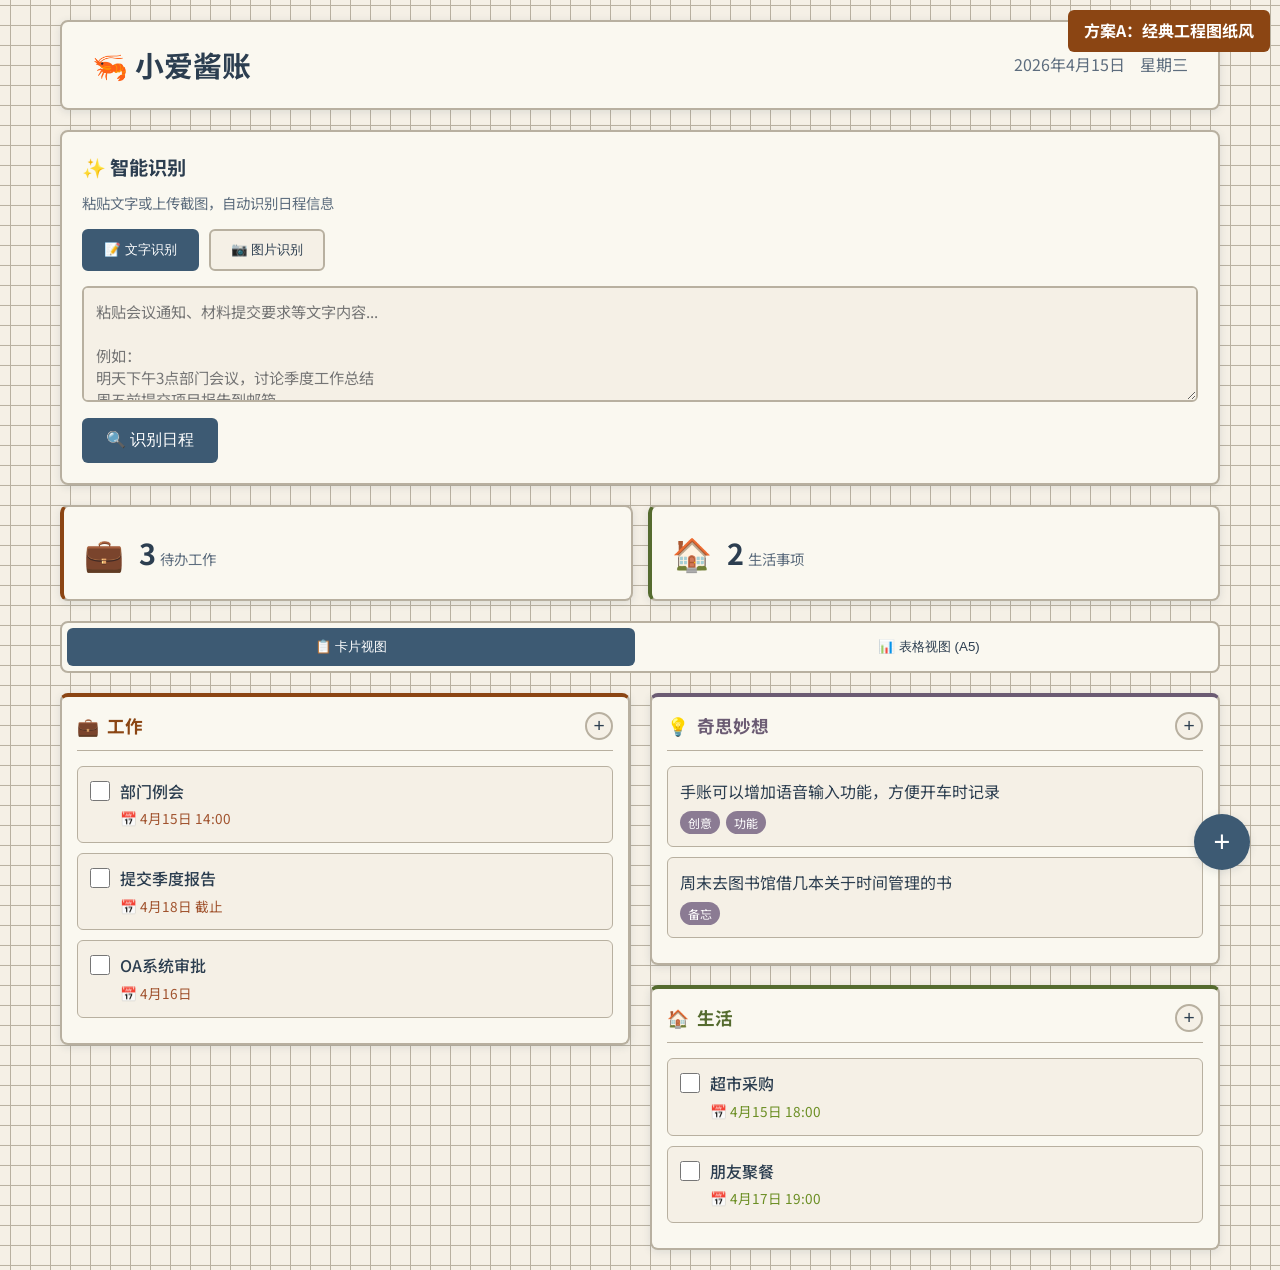
<file: preview-scheme-A.html>
<!DOCTYPE html>
<html lang="zh-CN">
<head>
    <meta charset="UTF-8">
    <meta name="viewport" content="width=device-width, initial-scale=1.0">
    <title>方案A - 经典工程图纸风 | 小爱酱账预览</title>
    <link href="https://fonts.googleapis.com/css2?family=Noto+Sans+SC:wght@300;400;500;700&display=swap" rel="stylesheet">
    <style>
        /* ===== 方案A：经典工程图纸风 ===== */
        :root {
            /* 主色调 - 复古深蓝灰 */
            --color-primary: #3D5A73;
            --color-primary-light: #5A7A8F;
            --color-primary-dark: #2C3E50;
            
            /* 工作区 - 工程棕 */
            --color-work: #8B4513;
            --color-work-light: #A0522D;
            --color-work-dark: #654321;
            
            /* 生活区 - 橄榄绿 */
            --color-life: #556B2F;
            --color-life-light: #6B8E23;
            --color-life-dark: #3D4F1F;
            
            /* 奇思妙想 - 复古紫 */
            --color-idea: #6B5B73;
            --color-idea-light: #8B7B93;
            --color-idea-dark: #4A3D52;
            
            /* 背景色 - 米黄纸张 */
            --bg-primary: #F5F0E6;
            --bg-secondary: #E8E0D0;
            --bg-card: #FAF8F0;
            
            /* 文字色 - 深蓝灰 */
            --color-text: #2C3E50;
            --color-text-muted: #5D6D7E;
            
            /* 边框 - 深色线条 */
            --color-border: #B8B0A0;
            
            /* 阴影 - 柔和复古 */
            --shadow-soft: 0 2px 8px rgba(44, 62, 80, 0.12);
            --shadow-pressed: inset 0 2px 4px rgba(44, 62, 80, 0.08);
            
            /* 圆角 - 稍小更复古 */
            --radius-small: 4px;
            --radius-medium: 6px;
            --radius-large: 8px;
            
            /* 过渡 */
            --transition: all 0.3s ease;
        }

        * {
            margin: 0;
            padding: 0;
            box-sizing: border-box;
        }

        body {
            font-family: 'Noto Sans SC', -apple-system, BlinkMacSystemFont, sans-serif;
            background-color: var(--bg-primary);
            background-image: 
                linear-gradient(var(--color-border) 1px, transparent 1px),
                linear-gradient(90deg, var(--color-border) 1px, transparent 1px);
            background-size: 20px 20px;
            background-position: center center;
            color: var(--color-text);
            line-height: 1.6;
            min-height: 100vh;
        }

        .app-container {
            max-width: 1200px;
            margin: 0 auto;
            padding: 20px;
        }

        /* 头部 */
        .app-header {
            background: var(--bg-card);
            border: 2px solid var(--color-border);
            border-radius: var(--radius-large);
            padding: 20px 30px;
            margin-bottom: 20px;
            box-shadow: var(--shadow-soft);
        }

        .header-content {
            display: flex;
            justify-content: space-between;
            align-items: center;
        }

        .app-title {
            font-size: 1.8rem;
            font-weight: 700;
            color: var(--color-primary-dark);
        }

        .date-display {
            display: flex;
            gap: 15px;
            font-size: 1rem;
            color: var(--color-text-muted);
        }

        /* 区块标题 */
        .section-card {
            background: var(--bg-card);
            border: 2px solid var(--color-border);
            border-radius: var(--radius-large);
            padding: 20px;
            margin-bottom: 20px;
            box-shadow: var(--shadow-soft);
        }

        .section-title {
            font-size: 1.2rem;
            color: var(--color-primary-dark);
            margin-bottom: 8px;
        }

        .section-desc {
            color: var(--color-text-muted);
            font-size: 0.9rem;
            margin-bottom: 15px;
        }

        /* 输入框 */
        textarea, input, select {
            width: 100%;
            padding: 12px;
            border: 2px solid var(--color-border);
            border-radius: var(--radius-medium);
            background: var(--bg-primary);
            color: var(--color-text);
            font-family: inherit;
            font-size: 0.95rem;
            transition: var(--transition);
        }

        textarea:focus, input:focus, select:focus {
            outline: none;
            border-color: var(--color-primary);
        }

        textarea {
            resize: vertical;
            min-height: 100px;
        }

        /* 按钮 */
        .recognize-btn, .btn-primary {
            background: var(--color-primary);
            color: white;
            border: none;
            padding: 12px 24px;
            border-radius: var(--radius-medium);
            font-size: 1rem;
            cursor: pointer;
            transition: var(--transition);
            margin-top: 10px;
        }

        .recognize-btn:hover, .btn-primary:hover {
            background: var(--color-primary-dark);
        }

        .btn-secondary {
            background: transparent;
            color: var(--color-text);
            border: 2px solid var(--color-border);
            padding: 10px 20px;
            border-radius: var(--radius-medium);
            font-size: 1rem;
            cursor: pointer;
            transition: var(--transition);
        }

        .btn-secondary:hover {
            border-color: var(--color-primary);
            color: var(--color-primary);
        }

        /* 标签页 */
        .input-tabs {
            display: flex;
            gap: 10px;
            margin-bottom: 15px;
        }

        .tab-btn {
            padding: 10px 20px;
            border: 2px solid var(--color-border);
            background: var(--bg-primary);
            color: var(--color-text);
            border-radius: var(--radius-medium);
            cursor: pointer;
            transition: var(--transition);
        }

        .tab-btn.active {
            background: var(--color-primary);
            color: white;
            border-color: var(--color-primary);
        }

        /* 统计卡片 */
        .stats-grid {
            display: grid;
            grid-template-columns: repeat(2, 1fr);
            gap: 15px;
            margin-bottom: 20px;
        }

        .stat-card {
            background: var(--bg-card);
            border: 2px solid var(--color-border);
            border-radius: var(--radius-large);
            padding: 20px;
            display: flex;
            align-items: center;
            gap: 15px;
            box-shadow: var(--shadow-soft);
        }

        .stat-card.work {
            border-left: 4px solid var(--color-work);
        }

        .stat-card.life {
            border-left: 4px solid var(--color-life);
        }

        .stat-icon {
            font-size: 2rem;
        }

        .stat-number {
            font-size: 1.8rem;
            font-weight: 700;
            color: var(--color-text);
        }

        .stat-label {
            font-size: 0.9rem;
            color: var(--color-text-muted);
        }

        /* 视图切换 */
        .view-tabs {
            display: flex;
            gap: 10px;
            margin-bottom: 20px;
            background: var(--bg-card);
            border: 2px solid var(--color-border);
            border-radius: var(--radius-large);
            padding: 5px;
        }

        .view-tab {
            flex: 1;
            padding: 10px;
            border: none;
            background: transparent;
            color: var(--color-text);
            border-radius: var(--radius-medium);
            cursor: pointer;
            transition: var(--transition);
        }

        .view-tab.active {
            background: var(--color-primary);
            color: white;
        }

        /* 三栏布局 */
        .main-grid {
            display: grid;
            grid-template-columns: 1fr 1fr;
            gap: 20px;
        }

        .left-column, .right-column {
            display: flex;
            flex-direction: column;
            gap: 20px;
        }

        .task-column {
            background: var(--bg-card);
            border: 2px solid var(--color-border);
            border-radius: var(--radius-large);
            padding: 15px;
            box-shadow: var(--shadow-soft);
        }

        .work-column {
            border-top: 4px solid var(--color-work);
        }

        .life-column {
            border-top: 4px solid var(--color-life);
        }

        .ideas-column {
            border-top: 4px solid var(--color-idea);
        }

        .column-header {
            display: flex;
            justify-content: space-between;
            align-items: center;
            margin-bottom: 15px;
            padding-bottom: 10px;
            border-bottom: 1px solid var(--color-border);
        }

        .column-title {
            font-size: 1.1rem;
            display: flex;
            align-items: center;
            gap: 8px;
        }

        .work-column .column-title {
            color: var(--color-work);
        }

        .life-column .column-title {
            color: var(--color-life);
        }

        .ideas-column .column-title {
            color: var(--color-idea);
        }

        .add-btn {
            width: 28px;
            height: 28px;
            border-radius: 50%;
            border: 2px solid var(--color-border);
            background: var(--bg-primary);
            color: var(--color-text);
            font-size: 1.2rem;
            cursor: pointer;
            transition: var(--transition);
            display: flex;
            align-items: center;
            justify-content: center;
        }

        .add-btn:hover {
            background: var(--color-primary);
            color: white;
            border-color: var(--color-primary);
        }

        /* 任务卡片 */
        .task-item {
            background: var(--bg-primary);
            border: 1px solid var(--color-border);
            border-radius: var(--radius-medium);
            padding: 12px;
            margin-bottom: 10px;
            display: flex;
            align-items: flex-start;
            gap: 10px;
            transition: var(--transition);
        }

        .task-item:hover {
            box-shadow: var(--shadow-soft);
        }

        .task-checkbox {
            width: 20px;
            height: 20px;
            margin-top: 2px;
            cursor: pointer;
            accent-color: var(--color-primary);
        }

        .task-content {
            flex: 1;
        }

        .task-title {
            font-weight: 500;
            margin-bottom: 4px;
        }

        .task-meta {
            font-size: 0.85rem;
            color: var(--color-text-muted);
        }

        .work-column .task-meta {
            color: var(--color-work-light);
        }

        .life-column .task-meta {
            color: var(--color-life-light);
        }

        /* 奇思妙想 */
        .idea-item {
            background: var(--bg-primary);
            border: 1px solid var(--color-border);
            border-radius: var(--radius-medium);
            padding: 12px;
            margin-bottom: 10px;
        }

        .idea-content {
            margin-bottom: 8px;
            line-height: 1.5;
        }

        .idea-tags {
            display: flex;
            flex-wrap: wrap;
            gap: 6px;
        }

        .idea-tag {
            background: var(--color-idea-light);
            color: white;
            padding: 2px 8px;
            border-radius: 12px;
            font-size: 0.75rem;
        }

        /* 表单 */
        .form-group {
            margin-bottom: 15px;
        }

        .form-group label {
            display: block;
            margin-bottom: 5px;
            font-weight: 500;
            color: var(--color-text);
        }

        .form-row {
            display: grid;
            grid-template-columns: 1fr 1fr;
            gap: 15px;
        }

        .form-actions {
            display: flex;
            gap: 10px;
            justify-content: flex-end;
            margin-top: 20px;
        }

        /* 弹窗 */
        .modal-overlay {
            position: fixed;
            top: 0;
            left: 0;
            right: 0;
            bottom: 0;
            background: rgba(44, 62, 80, 0.5);
            display: flex;
            align-items: center;
            justify-content: center;
            z-index: 1000;
        }

        .modal {
            background: var(--bg-card);
            border: 2px solid var(--color-border);
            border-radius: var(--radius-large);
            width: 90%;
            max-width: 500px;
            max-height: 90vh;
            overflow-y: auto;
            box-shadow: 0 10px 40px rgba(0,0,0,0.2);
        }

        .modal-header {
            display: flex;
            justify-content: space-between;
            align-items: center;
            padding: 20px;
            border-bottom: 1px solid var(--color-border);
        }

        .modal-header h3 {
            color: var(--color-primary-dark);
        }

        .modal-close {
            background: none;
            border: none;
            font-size: 1.5rem;
            color: var(--color-text-muted);
            cursor: pointer;
        }

        .modal-body {
            padding: 20px;
        }

        .modal-actions {
            display: flex;
            gap: 10px;
            justify-content: flex-end;
        }

        /* 浮动按钮 */
        .fab-container {
            position: fixed;
            bottom: 30px;
            right: 30px;
        }

        .fab-btn {
            width: 56px;
            height: 56px;
            border-radius: 50%;
            background: var(--color-primary);
            color: white;
            border: none;
            font-size: 1.8rem;
            cursor: pointer;
            box-shadow: var(--shadow-soft);
            transition: var(--transition);
        }

        .fab-btn:hover {
            background: var(--color-primary-dark);
            transform: scale(1.05);
        }

        /* 提示 */
        .toast {
            position: fixed;
            bottom: 100px;
            left: 50%;
            transform: translateX(-50%);
            background: var(--color-primary-dark);
            color: white;
            padding: 12px 24px;
            border-radius: var(--radius-medium);
            box-shadow: var(--shadow-soft);
            opacity: 0;
            transition: opacity 0.3s;
        }

        .toast.show {
            opacity: 1;
        }

        /* 复选框 */
        .checkbox-inline {
            display: inline-flex;
            align-items: center;
            gap: 5px;
            margin-left: 10px;
            font-weight: normal;
            font-size: 0.9rem;
        }

        .checkbox-inline input[type="checkbox"] {
            width: auto;
        }

        /* 预览标签 */
        .preview-badge {
            position: fixed;
            top: 10px;
            right: 10px;
            background: var(--color-work);
            color: white;
            padding: 8px 16px;
            border-radius: var(--radius-medium);
            font-weight: 700;
            z-index: 1001;
        }

        /* 响应式 */
        @media (max-width: 768px) {
            .main-grid {
                grid-template-columns: 1fr;
            }
            
            .header-content {
                flex-direction: column;
                gap: 10px;
                text-align: center;
            }
            
            .stats-grid {
                grid-template-columns: 1fr;
            }
        }
    </style>
</head>
<body>
    <div class="preview-badge">方案A：经典工程图纸风</div>
    
    <div class="app-container">
        <!-- 头部 -->
        <header class="app-header">
            <div class="header-content">
                <h1 class="app-title">🦐 小爱酱账</h1>
                <div class="date-display">
                    <span>2026年4月15日</span>
                    <span>星期三</span>
                </div>
            </div>
        </header>

        <!-- 智能识别区 -->
        <section class="recognition-section">
            <div class="section-card">
                <h2 class="section-title">✨ 智能识别</h2>
                <p class="section-desc">粘贴文字或上传截图，自动识别日程信息</p>
                
                <div class="input-tabs">
                    <button class="tab-btn active">📝 文字识别</button>
                    <button class="tab-btn">📷 图片识别</button>
                </div>

                <textarea placeholder="粘贴会议通知、材料提交要求等文字内容...

例如：
明天下午3点部门会议，讨论季度工作总结
周五前提交项目报告到邮箱
下周二晚上7点和朋友吃饭" rows="4"></textarea>
                <button class="recognize-btn">🔍 识别日程</button>
            </div>
        </section>

        <!-- 统计面板 -->
        <section class="stats-section">
            <div class="stats-grid">
                <div class="stat-card work">
                    <div class="stat-icon">💼</div>
                    <div class="stat-info">
                        <span class="stat-number">3</span>
                        <span class="stat-label">待办工作</span>
                    </div>
                </div>
                <div class="stat-card life">
                    <div class="stat-icon">🏠</div>
                    <div class="stat-info">
                        <span class="stat-number">2</span>
                        <span class="stat-label">生活事项</span>
                    </div>
                </div>
            </div>
        </section>

        <!-- 视图切换标签 -->
        <section class="view-toggle-section">
            <div class="view-tabs">
                <button class="view-tab active">📋 卡片视图</button>
                <button class="view-tab">📊 表格视图 (A5)</button>
            </div>
        </section>

        <!-- 三区列表 -->
        <section class="tasks-section">
            <div class="main-grid">
                <!-- 左侧：工作区 -->
                <div class="left-column">
                    <div class="task-column work-column">
                        <div class="column-header">
                            <h3 class="column-title">
                                <span class="column-icon">💼</span>
                                工作
                            </h3>
                            <button class="add-btn">+</button>
                        </div>
                        <div class="task-list">
                            <div class="task-item">
                                <input type="checkbox" class="task-checkbox">
                                <div class="task-content">
                                    <div class="task-title">部门例会</div>
                                    <div class="task-meta">📅 4月15日 14:00</div>
                                </div>
                            </div>
                            <div class="task-item">
                                <input type="checkbox" class="task-checkbox">
                                <div class="task-content">
                                    <div class="task-title">提交季度报告</div>
                                    <div class="task-meta">📅 4月18日 截止</div>
                                </div>
                            </div>
                            <div class="task-item">
                                <input type="checkbox" class="task-checkbox">
                                <div class="task-content">
                                    <div class="task-title">OA系统审批</div>
                                    <div class="task-meta">📅 4月16日</div>
                                </div>
                            </div>
                        </div>
                    </div>
                </div>

                <!-- 右侧：奇思妙想 + 生活 -->
                <div class="right-column">
                    <!-- 奇思妙想区 -->
                    <div class="task-column ideas-column">
                        <div class="column-header">
                            <h3 class="column-title">
                                <span class="column-icon">💡</span>
                                奇思妙想
                            </h3>
                            <button class="add-btn">+</button>
                        </div>
                        <div class="ideas-list">
                            <div class="idea-item">
                                <div class="idea-content">手账可以增加语音输入功能，方便开车时记录</div>
                                <div class="idea-tags">
                                    <span class="idea-tag">创意</span>
                                    <span class="idea-tag">功能</span>
                                </div>
                            </div>
                            <div class="idea-item">
                                <div class="idea-content">周末去图书馆借几本关于时间管理的书</div>
                                <div class="idea-tags">
                                    <span class="idea-tag">备忘</span>
                                </div>
                            </div>
                        </div>
                    </div>

                    <!-- 生活区 -->
                    <div class="task-column life-column">
                        <div class="column-header">
                            <h3 class="column-title">
                                <span class="column-icon">🏠</span>
                                生活
                            </h3>
                            <button class="add-btn">+</button>
                        </div>
                        <div class="task-list">
                            <div class="task-item">
                                <input type="checkbox" class="task-checkbox">
                                <div class="task-content">
                                    <div class="task-title">超市采购</div>
                                    <div class="task-meta">📅 4月15日 18:00</div>
                                </div>
                            </div>
                            <div class="task-item">
                                <input type="checkbox" class="task-checkbox">
                                <div class="task-content">
                                    <div class="task-title">朋友聚餐</div>
                                    <div class="task-meta">📅 4月17日 19:00</div>
                                </div>
                            </div>
                        </div>
                    </div>
                </div>
            </div>
        </section>
    </div>

    <!-- 浮动按钮 -->
    <div class="fab-container">
        <button class="fab-btn">+</button>
    </div>

    <!-- 示例弹窗 -->
    <div class="modal-overlay" style="display: none;">
        <div class="modal">
            <div class="modal-header">
                <h3>新建日程</h3>
                <button class="modal-close">&times;</button>
            </div>
            <div class="modal-body">
                <div class="form-group">
                    <label>标题 *</label>
                    <input type="text" placeholder="输入日程标题" value="部门例会">
                </div>
                <div class="form-row">
                    <div class="form-group">
                        <label>分类</label>
                        <select>
                            <option>💼 工作</option>
                            <option>🏠 生活</option>
                        </select>
                    </div>
                    <div class="form-group">
                        <label>日期 *</label>
                        <input type="date" value="2026-04-15">
                    </div>
                </div>
                <div class="form-group">
                    <label>
                        时间
                        <label class="checkbox-inline">
                            <input type="checkbox" checked>
                            <span>启用</span>
                        </label>
                    </label>
                    <input type="time" value="14:00">
                </div>
                <div class="form-group">
                    <label>备注</label>
                    <textarea rows="3" placeholder="补充信息..."></textarea>
                </div>
                <div class="modal-actions">
                    <button class="btn-secondary">取消</button>
                    <button class="btn-primary">保存</button>
                </div>
            </div>
        </div>
    </div>

    <script>
        // 简单的交互演示
        document.querySelectorAll('.tab-btn').forEach(btn => {
            btn.addEventListener('click', function() {
                document.querySelectorAll('.tab-btn').forEach(b => b.classList.remove('active'));
                this.classList.add('active');
            });
        });

        document.querySelectorAll('.view-tab').forEach(btn => {
            btn.addEventListener('click', function() {
                document.querySelectorAll('.view-tab').forEach(b => b.classList.remove('active'));
                this.classList.add('active');
            });
        });
    </script>
</body>
</html>
</file>
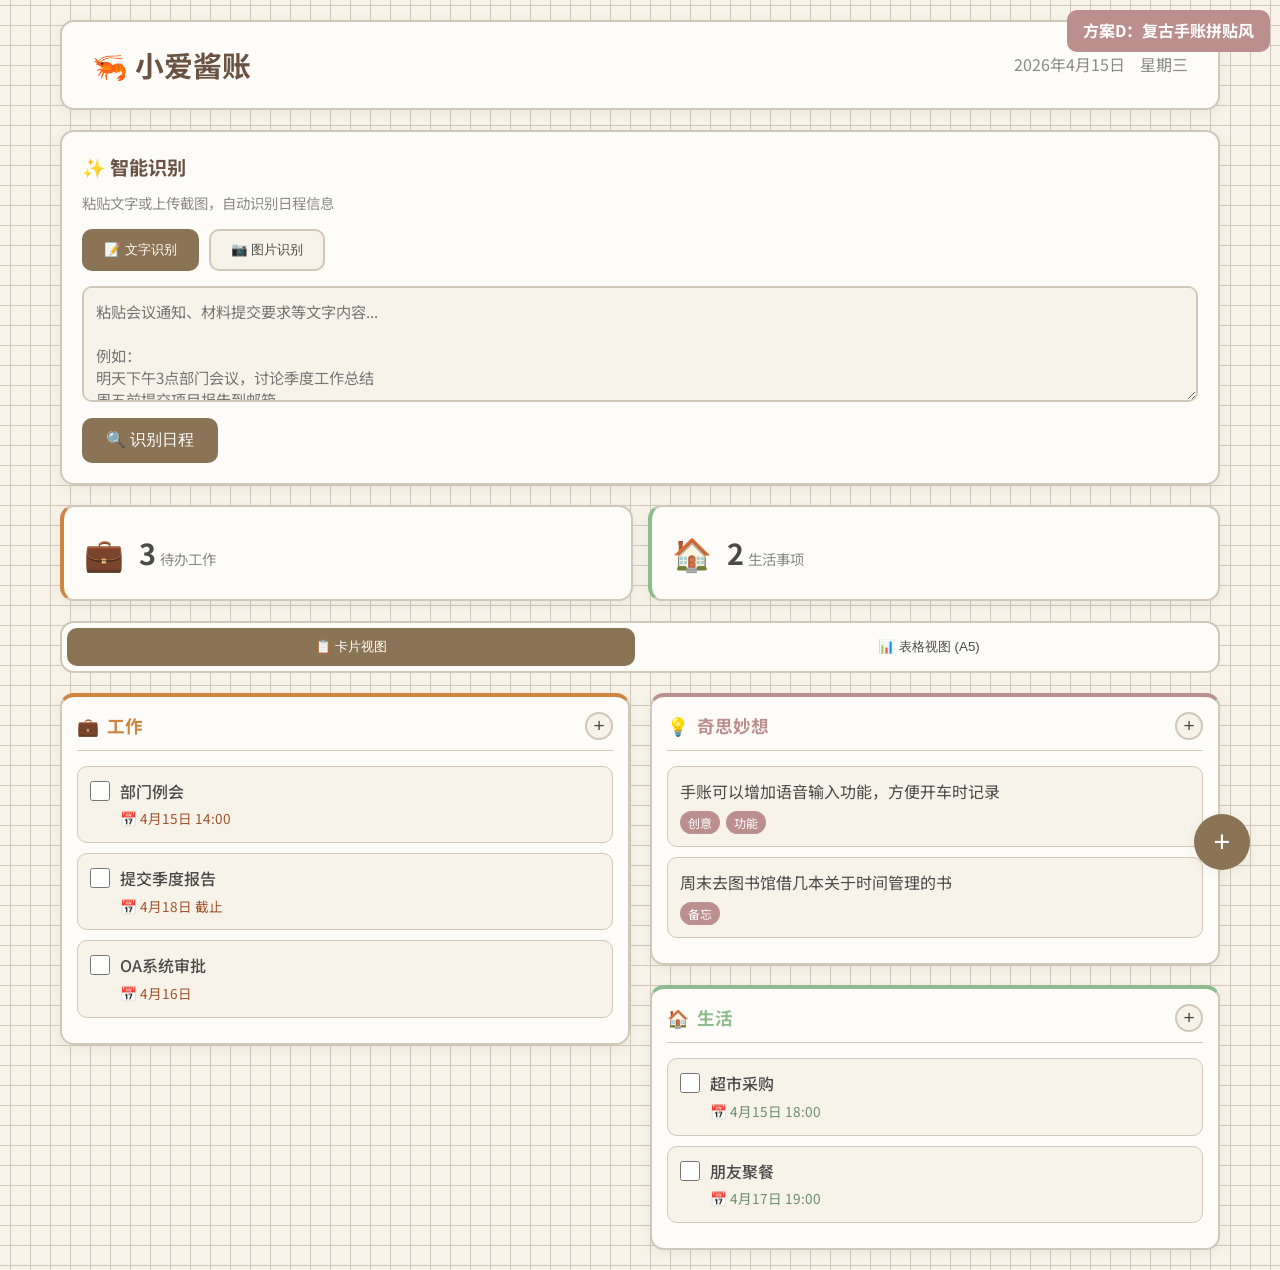
<file: preview-scheme-D.html>
<!DOCTYPE html>
<html lang="zh-CN">
<head>
    <meta charset="UTF-8">
    <meta name="viewport" content="width=device-width, initial-scale=1.0">
    <title>方案D - 复古手账拼贴风 | 小爱酱账预览</title>
    <link href="https://fonts.googleapis.com/css2?family=Noto+Sans+SC:wght@300;400;500;700&display=swap" rel="stylesheet">
    <style>
        /* ===== 方案D：复古手账拼贴风 ===== */
        :root {
            /* 主色调 - 暖灰褐 */
            --color-primary: #8B7355;
            --color-primary-light: #A68B6A;
            --color-primary-dark: #6B5344;
            
            /* 工作区 - 秘鲁棕 */
            --color-work: #CD853F;
            --color-work-light: #D4A574;
            --color-work-dark: #A0522D;
            
            /* 生活区 - 暗海绿 */
            --color-life: #8FBC8F;
            --color-life-light: #A8D5A8;
            --color-life-dark: #6B8E6B;
            
            /* 奇思妙想 - 复古玫瑰 */
            --color-idea: #BC8F8F;
            --color-idea-light: #D4A5A5;
            --color-idea-dark: #8B6969;
            
            /* 背景色 - 奶油白 */
            --bg-primary: #F7F3E8;
            --bg-secondary: #EDE8DC;
            --bg-card: #FDFCF8;
            
            /* 文字色 - 中性暖灰 */
            --color-text: #4A4A4A;
            --color-text-muted: #8A8A8A;
            
            /* 边框 - 暖灰 */
            --color-border: #D0C8B8;
            
            /* 阴影 - 柔和 */
            --shadow-soft: 0 3px 12px rgba(107, 83, 68, 0.08);
            --shadow-pressed: inset 0 2px 6px rgba(107, 83, 68, 0.06);
            
            /* 圆角 - 适中 */
            --radius-small: 6px;
            --radius-medium: 10px;
            --radius-large: 14px;
            
            /* 过渡 */
            --transition: all 0.3s ease;
        }

        * {
            margin: 0;
            padding: 0;
            box-sizing: border-box;
        }

        body {
            font-family: 'Noto Sans SC', -apple-system, BlinkMacSystemFont, sans-serif;
            background-color: var(--bg-primary);
            background-image: 
                linear-gradient(var(--color-border) 1px, transparent 1px),
                linear-gradient(90deg, var(--color-border) 1px, transparent 1px);
            background-size: 20px 20px;
            background-position: center center;
            color: var(--color-text);
            line-height: 1.6;
            min-height: 100vh;
        }

        .app-container {
            max-width: 1200px;
            margin: 0 auto;
            padding: 20px;
        }

        /* 头部 */
        .app-header {
            background: var(--bg-card);
            border: 2px solid var(--color-border);
            border-radius: var(--radius-large);
            padding: 20px 30px;
            margin-bottom: 20px;
            box-shadow: var(--shadow-soft);
        }

        .header-content {
            display: flex;
            justify-content: space-between;
            align-items: center;
        }

        .app-title {
            font-size: 1.8rem;
            font-weight: 700;
            color: var(--color-primary-dark);
        }

        .date-display {
            display: flex;
            gap: 15px;
            font-size: 1rem;
            color: var(--color-text-muted);
        }

        /* 区块标题 */
        .section-card {
            background: var(--bg-card);
            border: 2px solid var(--color-border);
            border-radius: var(--radius-large);
            padding: 20px;
            margin-bottom: 20px;
            box-shadow: var(--shadow-soft);
        }

        .section-title {
            font-size: 1.2rem;
            color: var(--color-primary-dark);
            margin-bottom: 8px;
        }

        .section-desc {
            color: var(--color-text-muted);
            font-size: 0.9rem;
            margin-bottom: 15px;
        }

        /* 输入框 */
        textarea, input, select {
            width: 100%;
            padding: 12px;
            border: 2px solid var(--color-border);
            border-radius: var(--radius-medium);
            background: var(--bg-primary);
            color: var(--color-text);
            font-family: inherit;
            font-size: 0.95rem;
            transition: var(--transition);
        }

        textarea:focus, input:focus, select:focus {
            outline: none;
            border-color: var(--color-primary);
        }

        textarea {
            resize: vertical;
            min-height: 100px;
        }

        /* 按钮 */
        .recognize-btn, .btn-primary {
            background: var(--color-primary);
            color: white;
            border: none;
            padding: 12px 24px;
            border-radius: var(--radius-medium);
            font-size: 1rem;
            cursor: pointer;
            transition: var(--transition);
            margin-top: 10px;
        }

        .recognize-btn:hover, .btn-primary:hover {
            background: var(--color-primary-dark);
        }

        .btn-secondary {
            background: transparent;
            color: var(--color-text);
            border: 2px solid var(--color-border);
            padding: 10px 20px;
            border-radius: var(--radius-medium);
            font-size: 1rem;
            cursor: pointer;
            transition: var(--transition);
        }

        .btn-secondary:hover {
            border-color: var(--color-primary);
            color: var(--color-primary);
        }

        /* 标签页 */
        .input-tabs {
            display: flex;
            gap: 10px;
            margin-bottom: 15px;
        }

        .tab-btn {
            padding: 10px 20px;
            border: 2px solid var(--color-border);
            background: var(--bg-primary);
            color: var(--color-text);
            border-radius: var(--radius-medium);
            cursor: pointer;
            transition: var(--transition);
        }

        .tab-btn.active {
            background: var(--color-primary);
            color: white;
            border-color: var(--color-primary);
        }

        /* 统计卡片 */
        .stats-grid {
            display: grid;
            grid-template-columns: repeat(2, 1fr);
            gap: 15px;
            margin-bottom: 20px;
        }

        .stat-card {
            background: var(--bg-card);
            border: 2px solid var(--color-border);
            border-radius: var(--radius-large);
            padding: 20px;
            display: flex;
            align-items: center;
            gap: 15px;
            box-shadow: var(--shadow-soft);
        }

        .stat-card.work {
            border-left: 4px solid var(--color-work);
        }

        .stat-card.life {
            border-left: 4px solid var(--color-life);
        }

        .stat-icon {
            font-size: 2rem;
        }

        .stat-number {
            font-size: 1.8rem;
            font-weight: 700;
            color: var(--color-text);
        }

        .stat-label {
            font-size: 0.9rem;
            color: var(--color-text-muted);
        }

        /* 视图切换 */
        .view-tabs {
            display: flex;
            gap: 10px;
            margin-bottom: 20px;
            background: var(--bg-card);
            border: 2px solid var(--color-border);
            border-radius: var(--radius-large);
            padding: 5px;
        }

        .view-tab {
            flex: 1;
            padding: 10px;
            border: none;
            background: transparent;
            color: var(--color-text);
            border-radius: var(--radius-medium);
            cursor: pointer;
            transition: var(--transition);
        }

        .view-tab.active {
            background: var(--color-primary);
            color: white;
        }

        /* 三栏布局 */
        .main-grid {
            display: grid;
            grid-template-columns: 1fr 1fr;
            gap: 20px;
        }

        .left-column, .right-column {
            display: flex;
            flex-direction: column;
            gap: 20px;
        }

        .task-column {
            background: var(--bg-card);
            border: 2px solid var(--color-border);
            border-radius: var(--radius-large);
            padding: 15px;
            box-shadow: var(--shadow-soft);
        }

        .work-column {
            border-top: 4px solid var(--color-work);
        }

        .life-column {
            border-top: 4px solid var(--color-life);
        }

        .ideas-column {
            border-top: 4px solid var(--color-idea);
        }

        .column-header {
            display: flex;
            justify-content: space-between;
            align-items: center;
            margin-bottom: 15px;
            padding-bottom: 10px;
            border-bottom: 1px solid var(--color-border);
        }

        .column-title {
            font-size: 1.1rem;
            display: flex;
            align-items: center;
            gap: 8px;
        }

        .work-column .column-title {
            color: var(--color-work);
        }

        .life-column .column-title {
            color: var(--color-life);
        }

        .ideas-column .column-title {
            color: var(--color-idea);
        }

        .add-btn {
            width: 28px;
            height: 28px;
            border-radius: 50%;
            border: 2px solid var(--color-border);
            background: var(--bg-primary);
            color: var(--color-text);
            font-size: 1.2rem;
            cursor: pointer;
            transition: var(--transition);
            display: flex;
            align-items: center;
            justify-content: center;
        }

        .add-btn:hover {
            background: var(--color-primary);
            color: white;
            border-color: var(--color-primary);
        }

        /* 任务卡片 */
        .task-item {
            background: var(--bg-primary);
            border: 1px solid var(--color-border);
            border-radius: var(--radius-medium);
            padding: 12px;
            margin-bottom: 10px;
            display: flex;
            align-items: flex-start;
            gap: 10px;
            transition: var(--transition);
        }

        .task-item:hover {
            box-shadow: var(--shadow-soft);
        }

        .task-checkbox {
            width: 20px;
            height: 20px;
            margin-top: 2px;
            cursor: pointer;
            accent-color: var(--color-primary);
        }

        .task-content {
            flex: 1;
        }

        .task-title {
            font-weight: 500;
            margin-bottom: 4px;
        }

        .task-meta {
            font-size: 0.85rem;
            color: var(--color-text-muted);
        }

        .work-column .task-meta {
            color: var(--color-work-dark);
        }

        .life-column .task-meta {
            color: var(--color-life-dark);
        }

        /* 奇思妙想 */
        .idea-item {
            background: var(--bg-primary);
            border: 1px solid var(--color-border);
            border-radius: var(--radius-medium);
            padding: 12px;
            margin-bottom: 10px;
        }

        .idea-content {
            margin-bottom: 8px;
            line-height: 1.5;
        }

        .idea-tags {
            display: flex;
            flex-wrap: wrap;
            gap: 6px;
        }

        .idea-tag {
            background: var(--color-idea);
            color: white;
            padding: 2px 8px;
            border-radius: 12px;
            font-size: 0.75rem;
        }

        /* 表单 */
        .form-group {
            margin-bottom: 15px;
        }

        .form-group label {
            display: block;
            margin-bottom: 5px;
            font-weight: 500;
            color: var(--color-text);
        }

        .form-row {
            display: grid;
            grid-template-columns: 1fr 1fr;
            gap: 15px;
        }

        .form-actions {
            display: flex;
            gap: 10px;
            justify-content: flex-end;
            margin-top: 20px;
        }

        /* 弹窗 */
        .modal-overlay {
            position: fixed;
            top: 0;
            left: 0;
            right: 0;
            bottom: 0;
            background: rgba(107, 83, 68, 0.4);
            display: flex;
            align-items: center;
            justify-content: center;
            z-index: 1000;
        }

        .modal {
            background: var(--bg-card);
            border: 2px solid var(--color-border);
            border-radius: var(--radius-large);
            width: 90%;
            max-width: 500px;
            max-height: 90vh;
            overflow-y: auto;
            box-shadow: 0 10px 40px rgba(0,0,0,0.15);
        }

        .modal-header {
            display: flex;
            justify-content: space-between;
            align-items: center;
            padding: 20px;
            border-bottom: 1px solid var(--color-border);
        }

        .modal-header h3 {
            color: var(--color-primary-dark);
        }

        .modal-close {
            background: none;
            border: none;
            font-size: 1.5rem;
            color: var(--color-text-muted);
            cursor: pointer;
        }

        .modal-body {
            padding: 20px;
        }

        .modal-actions {
            display: flex;
            gap: 10px;
            justify-content: flex-end;
        }

        /* 浮动按钮 */
        .fab-container {
            position: fixed;
            bottom: 30px;
            right: 30px;
        }

        .fab-btn {
            width: 56px;
            height: 56px;
            border-radius: 50%;
            background: var(--color-primary);
            color: white;
            border: none;
            font-size: 1.8rem;
            cursor: pointer;
            box-shadow: var(--shadow-soft);
            transition: var(--transition);
        }

        .fab-btn:hover {
            background: var(--color-primary-dark);
            transform: scale(1.05);
        }

        /* 提示 */
        .toast {
            position: fixed;
            bottom: 100px;
            left: 50%;
            transform: translateX(-50%);
            background: var(--color-primary-dark);
            color: white;
            padding: 12px 24px;
            border-radius: var(--radius-medium);
            box-shadow: var(--shadow-soft);
            opacity: 0;
            transition: opacity 0.3s;
        }

        .toast.show {
            opacity: 1;
        }

        /* 复选框 */
        .checkbox-inline {
            display: inline-flex;
            align-items: center;
            gap: 5px;
            margin-left: 10px;
            font-weight: normal;
            font-size: 0.9rem;
        }

        .checkbox-inline input[type="checkbox"] {
            width: auto;
        }

        /* 预览标签 */
        .preview-badge {
            position: fixed;
            top: 10px;
            right: 10px;
            background: var(--color-idea);
            color: white;
            padding: 8px 16px;
            border-radius: var(--radius-medium);
            font-weight: 700;
            z-index: 1001;
        }

        /* 响应式 */
        @media (max-width: 768px) {
            .main-grid {
                grid-template-columns: 1fr;
            }
            
            .header-content {
                flex-direction: column;
                gap: 10px;
                text-align: center;
            }
            
            .stats-grid {
                grid-template-columns: 1fr;
            }
        }
    </style>
</head>
<body>
    <div class="preview-badge">方案D：复古手账拼贴风</div>
    
    <div class="app-container">
        <!-- 头部 -->
        <header class="app-header">
            <div class="header-content">
                <h1 class="app-title">🦐 小爱酱账</h1>
                <div class="date-display">
                    <span>2026年4月15日</span>
                    <span>星期三</span>
                </div>
            </div>
        </header>

        <!-- 智能识别区 -->
        <section class="recognition-section">
            <div class="section-card">
                <h2 class="section-title">✨ 智能识别</h2>
                <p class="section-desc">粘贴文字或上传截图，自动识别日程信息</p>
                
                <div class="input-tabs">
                    <button class="tab-btn active">📝 文字识别</button>
                    <button class="tab-btn">📷 图片识别</button>
                </div>

                <textarea placeholder="粘贴会议通知、材料提交要求等文字内容...

例如：
明天下午3点部门会议，讨论季度工作总结
周五前提交项目报告到邮箱
下周二晚上7点和朋友吃饭" rows="4"></textarea>
                <button class="recognize-btn">🔍 识别日程</button>
            </div>
        </section>

        <!-- 统计面板 -->
        <section class="stats-section">
            <div class="stats-grid">
                <div class="stat-card work">
                    <div class="stat-icon">💼</div>
                    <div class="stat-info">
                        <span class="stat-number">3</span>
                        <span class="stat-label">待办工作</span>
                    </div>
                </div>
                <div class="stat-card life">
                    <div class="stat-icon">🏠</div>
                    <div class="stat-info">
                        <span class="stat-number">2</span>
                        <span class="stat-label">生活事项</span>
                    </div>
                </div>
            </div>
        </section>

        <!-- 视图切换标签 -->
        <section class="view-toggle-section">
            <div class="view-tabs">
                <button class="view-tab active">📋 卡片视图</button>
                <button class="view-tab">📊 表格视图 (A5)</button>
            </div>
        </section>

        <!-- 三区列表 -->
        <section class="tasks-section">
            <div class="main-grid">
                <!-- 左侧：工作区 -->
                <div class="left-column">
                    <div class="task-column work-column">
                        <div class="column-header">
                            <h3 class="column-title">
                                <span class="column-icon">💼</span>
                                工作
                            </h3>
                            <button class="add-btn">+</button>
                        </div>
                        <div class="task-list">
                            <div class="task-item">
                                <input type="checkbox" class="task-checkbox">
                                <div class="task-content">
                                    <div class="task-title">部门例会</div>
                                    <div class="task-meta">📅 4月15日 14:00</div>
                                </div>
                            </div>
                            <div class="task-item">
                                <input type="checkbox" class="task-checkbox">
                                <div class="task-content">
                                    <div class="task-title">提交季度报告</div>
                                    <div class="task-meta">📅 4月18日 截止</div>
                                </div>
                            </div>
                            <div class="task-item">
                                <input type="checkbox" class="task-checkbox">
                                <div class="task-content">
                                    <div class="task-title">OA系统审批</div>
                                    <div class="task-meta">📅 4月16日</div>
                                </div>
                            </div>
                        </div>
                    </div>
                </div>

                <!-- 右侧：奇思妙想 + 生活 -->
                <div class="right-column">
                    <!-- 奇思妙想区 -->
                    <div class="task-column ideas-column">
                        <div class="column-header">
                            <h3 class="column-title">
                                <span class="column-icon">💡</span>
                                奇思妙想
                            </h3>
                            <button class="add-btn">+</button>
                        </div>
                        <div class="ideas-list">
                            <div class="idea-item">
                                <div class="idea-content">手账可以增加语音输入功能，方便开车时记录</div>
                                <div class="idea-tags">
                                    <span class="idea-tag">创意</span>
                                    <span class="idea-tag">功能</span>
                                </div>
                            </div>
                            <div class="idea-item">
                                <div class="idea-content">周末去图书馆借几本关于时间管理的书</div>
                                <div class="idea-tags">
                                    <span class="idea-tag">备忘</span>
                                </div>
                            </div>
                        </div>
                    </div>

                    <!-- 生活区 -->
                    <div class="task-column life-column">
                        <div class="column-header">
                            <h3 class="column-title">
                                <span class="column-icon">🏠</span>
                                生活
                            </h3>
                            <button class="add-btn">+</button>
                        </div>
                        <div class="task-list">
                            <div class="task-item">
                                <input type="checkbox" class="task-checkbox">
                                <div class="task-content">
                                    <div class="task-title">超市采购</div>
                                    <div class="task-meta">📅 4月15日 18:00</div>
                                </div>
                            </div>
                            <div class="task-item">
                                <input type="checkbox" class="task-checkbox">
                                <div class="task-content">
                                    <div class="task-title">朋友聚餐</div>
                                    <div class="task-meta">📅 4月17日 19:00</div>
                                </div>
                            </div>
                        </div>
                    </div>
                </div>
            </div>
        </section>
    </div>

    <!-- 浮动按钮 -->
    <div class="fab-container">
        <button class="fab-btn">+</button>
    </div>

    <!-- 示例弹窗 -->
    <div class="modal-overlay" style="display: none;">
        <div class="modal">
            <div class="modal-header">
                <h3>新建日程</h3>
                <button class="modal-close">&times;</button>
            </div>
            <div class="modal-body">
                <div class="form-group">
                    <label>标题 *</label>
                    <input type="text" placeholder="输入日程标题" value="部门例会">
                </div>
                <div class="form-row">
                    <div class="form-group">
                        <label>分类</label>
                        <select>
                            <option>💼 工作</option>
                            <option>🏠 生活</option>
                        </select>
                    </div>
                    <div class="form-group">
                        <label>日期 *</label>
                        <input type="date" value="2026-04-15">
                    </div>
                </div>
                <div class="form-group">
                    <label>
                        时间
                        <label class="checkbox-inline">
                            <input type="checkbox" checked>
                            <span>启用</span>
                        </label>
                    </label>
                    <input type="time" value="14:00">
                </div>
                <div class="form-group">
                    <label>备注</label>
                    <textarea rows="3" placeholder="补充信息..."></textarea>
                </div>
                <div class="modal-actions">
                    <button class="btn-secondary">取消</button>
                    <button class="btn-primary">保存</button>
                </div>
            </div>
        </div>
    </div>

    <script>
        // 简单的交互演示
        document.querySelectorAll('.tab-btn').forEach(btn => {
            btn.addEventListener('click', function() {
                document.querySelectorAll('.tab-btn').forEach(b => b.classList.remove('active'));
                this.classList.add('active');
            });
        });

        document.querySelectorAll('.view-tab').forEach(btn => {
            btn.addEventListener('click', function() {
                document.querySelectorAll('.view-tab').forEach(b => b.classList.remove('active'));
                this.classList.add('active');
            });
        });
    </script>
</body>
</html>
</file>
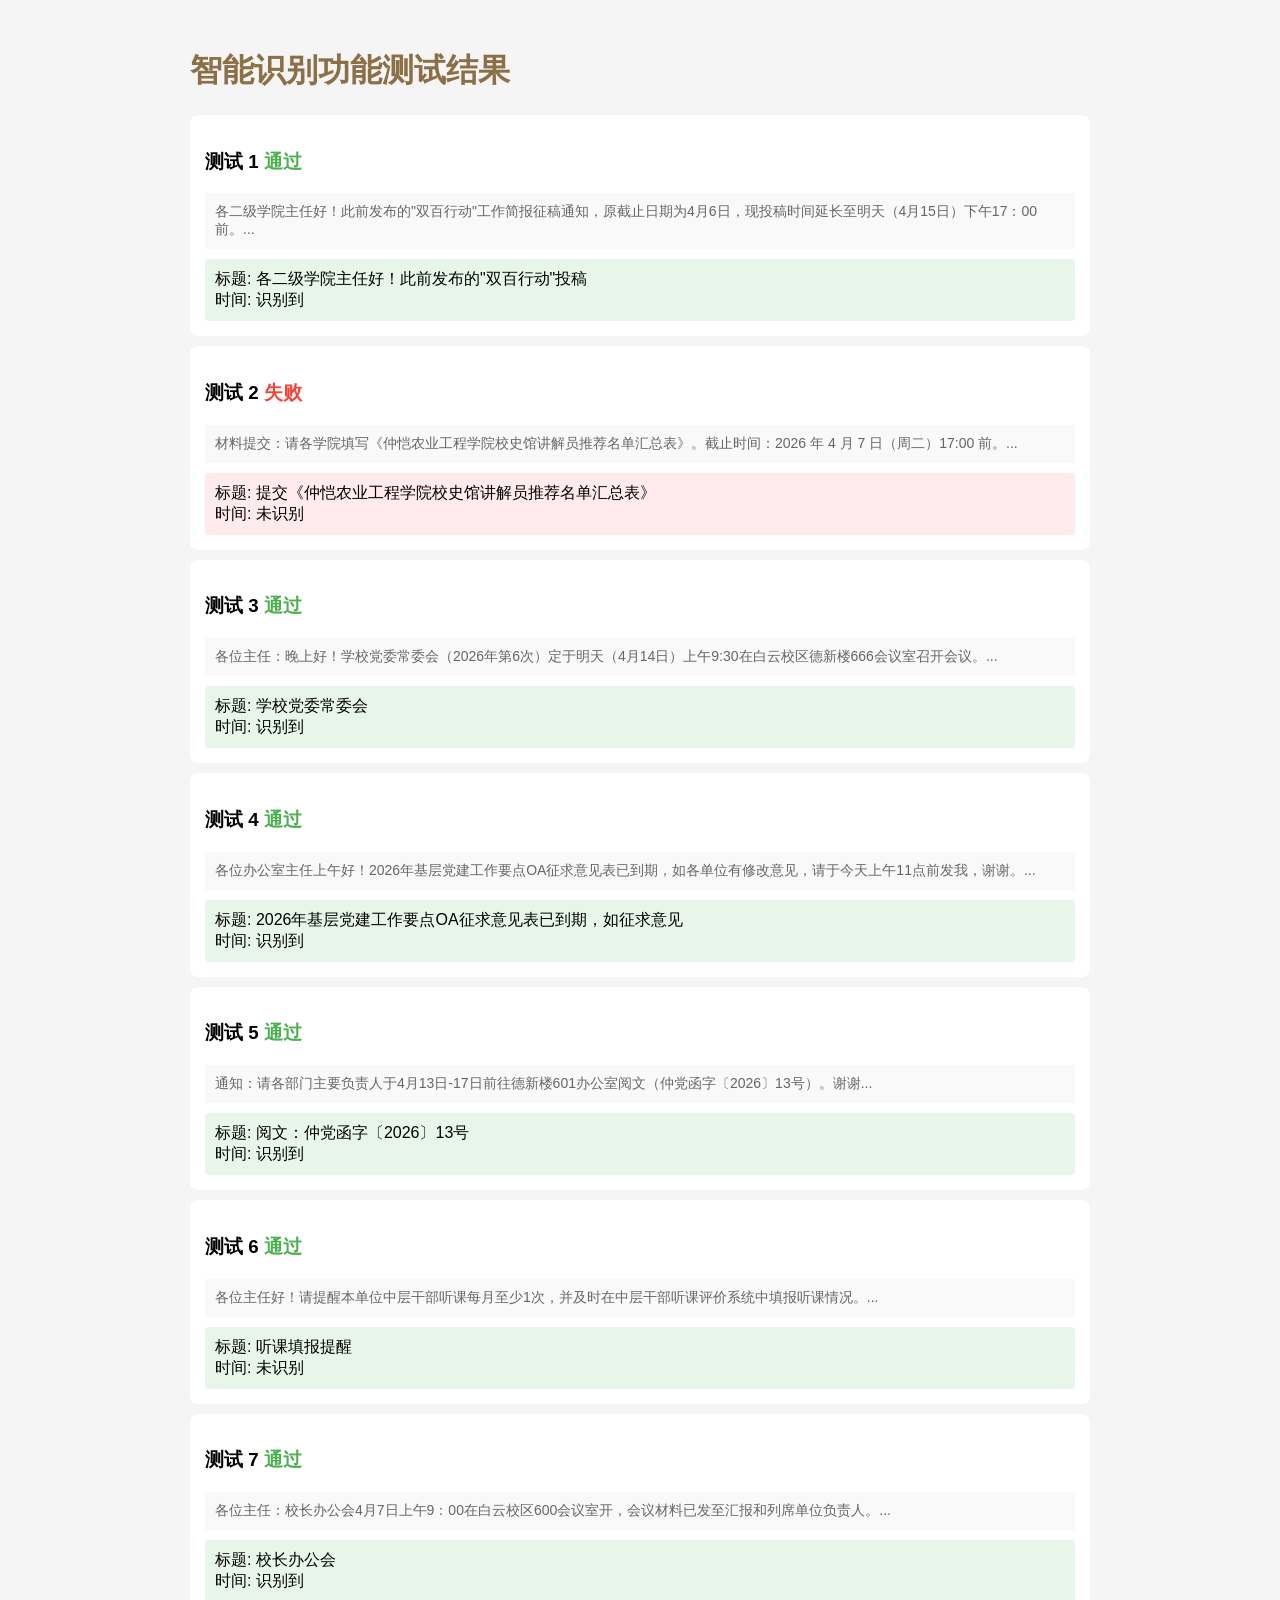
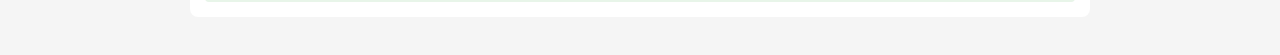
<file: test-recognition.html>
<!DOCTYPE html>
<html lang="zh-CN">
<head>
    <meta charset="UTF-8">
    <meta name="viewport" content="width=device-width, initial-scale=1.0">
    <title>识别功能测试</title>
    <style>
        body { font-family: 'Noto Sans SC', sans-serif; padding: 20px; background: #f5f5f5; }
        .container { max-width: 900px; margin: 0 auto; }
        h1 { color: #8B6F47; }
        .test-item { background: white; padding: 15px; margin: 10px 0; border-radius: 8px; }
        .input-text { background: #f9f9f9; padding: 10px; margin-bottom: 10px; font-size: 14px; color: #666; }
        .result { background: #e8f5e9; padding: 10px; border-radius: 4px; }
        .result.error { background: #ffebee; }
        .pass { color: #4caf50; }
        .fail { color: #f44336; }
    </style>
</head>
<body>
    <div class="container">
        <h1>智能识别功能测试结果</h1>
        <div id="test-results"></div>
    </div>
<script>
const testCases = [
    { id: 1, text: '各二级学院主任好！此前发布的"双百行动"工作简报征稿通知，原截止日期为4月6日，现投稿时间延长至明天（4月15日）下午17：00前。', expected: { hasDate: true } },
    { id: 2, text: '材料提交：请各学院填写《仲恺农业工程学院校史馆讲解员推荐名单汇总表》。截止时间：2026 年 4 月 7 日（周二）17:00 前。', expected: { hasDate: true } },
    { id: 3, text: '各位主任：晚上好！学校党委常委会（2026年第6次）定于明天（4月14日）上午9:30在白云校区德新楼666会议室召开会议。', expected: { hasDate: true } },
    { id: 4, text: '各位办公室主任上午好！2026年基层党建工作要点OA征求意见表已到期，如各单位有修改意见，请于今天上午11点前发我，谢谢。', expected: { hasDate: true } },
    { id: 5, text: '通知：请各部门主要负责人于4月13日-17日前往德新楼601办公室阅文（仲党函字〔2026〕13号）。谢谢', expected: { hasDate: true } },
    { id: 6, text: '各位主任好！请提醒本单位中层干部听课每月至少1次，并及时在中层干部听课评价系统中填报听课情况。', expected: { hasDate: false } },
    { id: 7, text: '各位主任：校长办公会4月7日上午9：00在白云校区600会议室开，会议材料已发至汇报和列席单位负责人。', expected: { hasDate: true } }
];

function recognize(text) {
    const workKeywords = ['会议', '提交', '截止', 'OA', '常委会', '办公会', '党委', '学院', '填报', '阅文', '听课', '投稿', '征求意见'];
    let isWork = workKeywords.some(k => text.includes(k));
    const timePatterns = [
        /明天[（(]\d{1,2}月\d{1,2}[日号][)）]/, /\d{4}年\d{1,2}月\d{1,2}[日号]/,
        /\d{1,2}月\d{1,2}[日号]/, /今天[上午下午晚上]/, /[上下]午\d+[点:：]/
    ];
    let hasDate = timePatterns.some(p => p.test(text));
    let title = '';
    const bookMatch = text.match(/《([^》]{2,30})》/);
    if (bookMatch) title = `提交《${bookMatch[1]}》`;
    else if (text.includes('常委会')) title = '学校党委常委会';
    else if (text.includes('办公会')) title = '校长办公会';
    else if (text.includes('阅文')) { const docMatch = text.match(/阅文[（(]([^）)]{5,40})[)）]/); title = docMatch ? `阅文：${docMatch[1]}` : '阅文通知'; }
    else if (text.includes('投稿')) { const actionMatch = text.match(/([^，。]{2,20})(?:工作简报|征稿|投稿)/); title = actionMatch ? `${actionMatch[1]}投稿` : '投稿通知'; }
    else if (text.includes('听课')) title = '听课填报提醒';
    else if (text.includes('OA')) { const oaMatch = text.match(/(\d{4}年[^（(]{2,20})/); title = oaMatch ? `${oaMatch[1]}征求意见` : 'OA征求意见'; }
    return { title: title || '工作事项', category: isWork ? 'work' : 'life', hasDate: hasDate };
}

const resultsDiv = document.getElementById('test-results');
testCases.forEach(test => {
    const result = recognize(test.text);
    const allPass = result.hasDate === test.expected.hasDate && result.title !== '工作事项' && result.category === 'work';
    resultsDiv.innerHTML += `<div class="test-item"><h3>测试 ${test.id} ${allPass ? '<span class="pass">通过</span>' : '<span class="fail">失败</span>'}</h3><div class="input-text">${test.text.substring(0, 80)}...</div><div class="result ${allPass ? '' : 'error'}"><div>标题: ${result.title}</div><div>时间: ${result.hasDate ? '识别到' : '未识别'}</div></div></div>`;
});
</script>
</body>
</html>
</file>
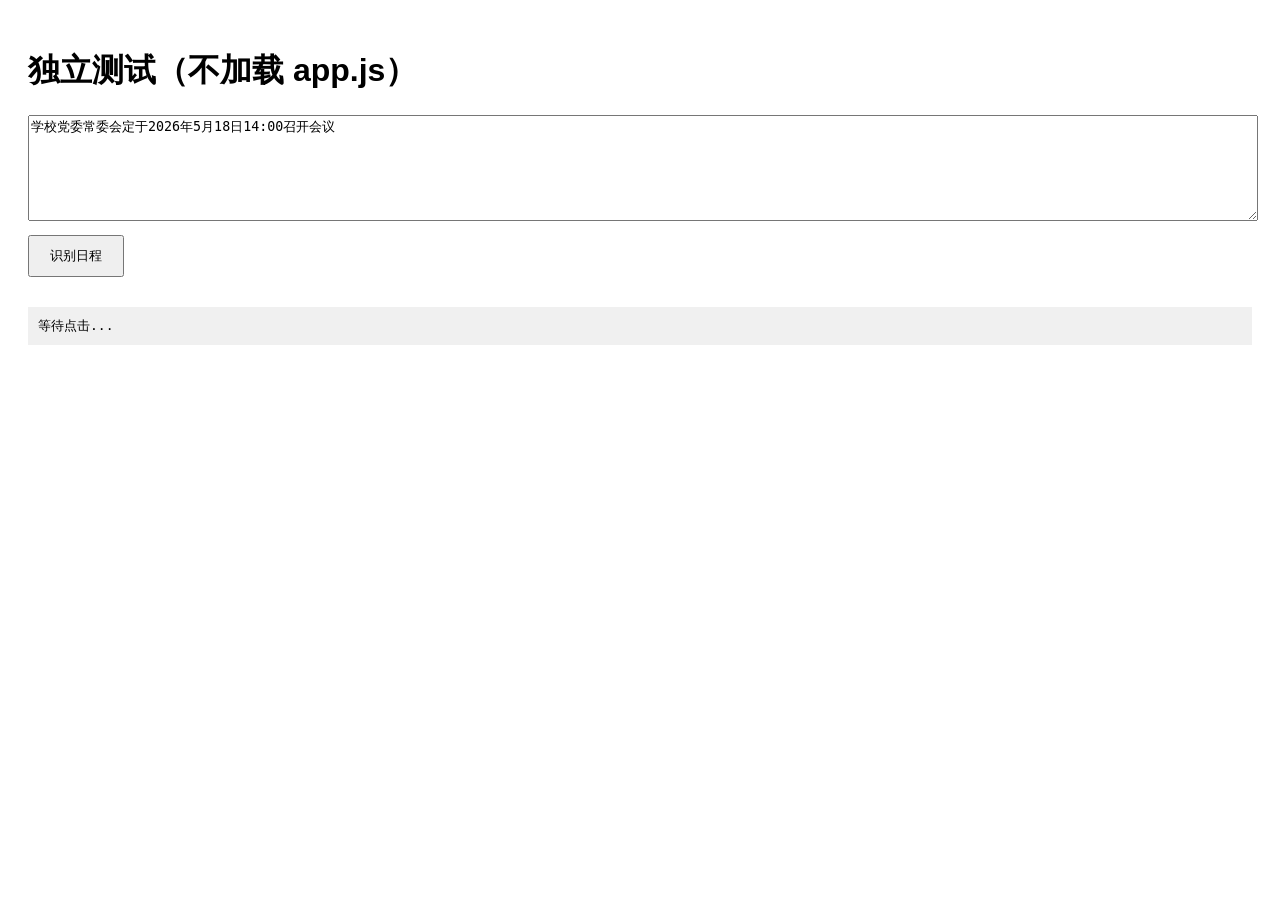
<file: test-standalone.html>
<!DOCTYPE html>
<html lang="zh-CN">
<head>
    <meta charset="UTF-8">
    <title>独立测试</title>
    <style>
        body { font-family: sans-serif; padding: 20px; }
        textarea { width: 100%; height: 100px; }
        button { padding: 10px 20px; margin: 10px 0; }
        #log { background: #f0f0f0; padding: 10px; margin-top: 20px; white-space: pre-wrap; font-family: monospace; }
    </style>
</head>
<body>
    <h1>独立测试（不加载 app.js）</h1>
    <textarea id="input">学校党委常委会定于2026年5月18日14:00召开会议</textarea>
    <br>
    <button id="btn">识别日程</button>
    <div id="log">等待点击...</div>

    <script>
        const log = document.getElementById('log');
        function addLog(msg) {
            log.textContent += '\n' + msg;
            console.log(msg);
        }
        
        // 内嵌 SmartRecognizer 代码（完整版）
        const SmartRecognizer = {
            TIME_PATTERNS: [
                // 2026年4月7日 17:00
                { pattern: /(\d{4})年(\d{1,2})月(\d{1,2})[日号]\s*(\d+)?[点:：]?(\d*)/, handler: function(m) {
                    const year = m[1];
                    const month = m[2].padStart(2, '0');
                    const day = m[3].padStart(2, '0');
                    const hour = (m[4] || '09').padStart(2, '0');
                    const minute = (m[5] || '00').padStart(2, '0');
                    return `${year}-${month}-${day}T${hour}:${minute}`;
                } },
                // 4月15日上午9:30（无空格紧挨着）
                { pattern: /(\d{1,2})月(\d{1,2})[日号][上午下午晚上](\d+)[点:：](\d*)/, handler: function(m) { 
                    const date = new Date();
                    date.setMonth(parseInt(m[1]) - 1, parseInt(m[2]));
                    date.setHours(parseInt(m[3]), parseInt(m[4] || '00'), 0, 0);
                    const year = date.getFullYear();
                    const month = String(date.getMonth() + 1).padStart(2, '0');
                    const day = String(date.getDate()).padStart(2, '0');
                    const hour = String(date.getHours()).padStart(2, '0');
                    const minute = String(date.getMinutes()).padStart(2, '0');
                    return `${year}-${month}-${day}T${hour}:${minute}`;
                } },
                // 4月7日 17:00（有空格版本）
                { pattern: /(\d{1,2})月(\d{1,2})[日号]\s*(\d+)?[点:：]?(\d*)/, handler: function(m) { 
                    const date = new Date();
                    date.setMonth(parseInt(m[1]) - 1, parseInt(m[2]));
                    date.setHours(parseInt(m[3] || '9'), parseInt(m[4] || '00'), 0, 0);
                    const year = date.getFullYear();
                    const month = String(date.getMonth() + 1).padStart(2, '0');
                    const day = String(date.getDate()).padStart(2, '0');
                    const hour = String(date.getHours()).padStart(2, '0');
                    const minute = String(date.getMinutes()).padStart(2, '0');
                    return `${year}-${month}-${day}T${hour}:${minute}`;
                } }
            ],
            
            parseTime(text) {
                for (const { pattern, handler } of this.TIME_PATTERNS) {
                    const match = text.match(pattern);
                    if (match) {
                        return handler(match);
                    }
                }
                return null;
            },
            
            recognize(text) {
                return {
                    title: '测试标题',
                    category: 'work',
                    deadline: this.parseTime(text),
                    desc: text
                };
            }
        };
        
        document.getElementById('btn').addEventListener('click', function() {
            log.textContent = '--- 开始识别 ---';
            const text = document.getElementById('input').value.trim();
            addLog('输入: ' + text.substring(0, 50));
            
            try {
                const result = SmartRecognizer.recognize(text);
                addLog('✅ 成功!');
                addLog('标题: ' + result.title);
                addLog('时间: ' + result.deadline);
            } catch(e) {
                addLog('❌ 错误: ' + e.message);
            }
        });
    </script>
</body>
</html>
</file>
